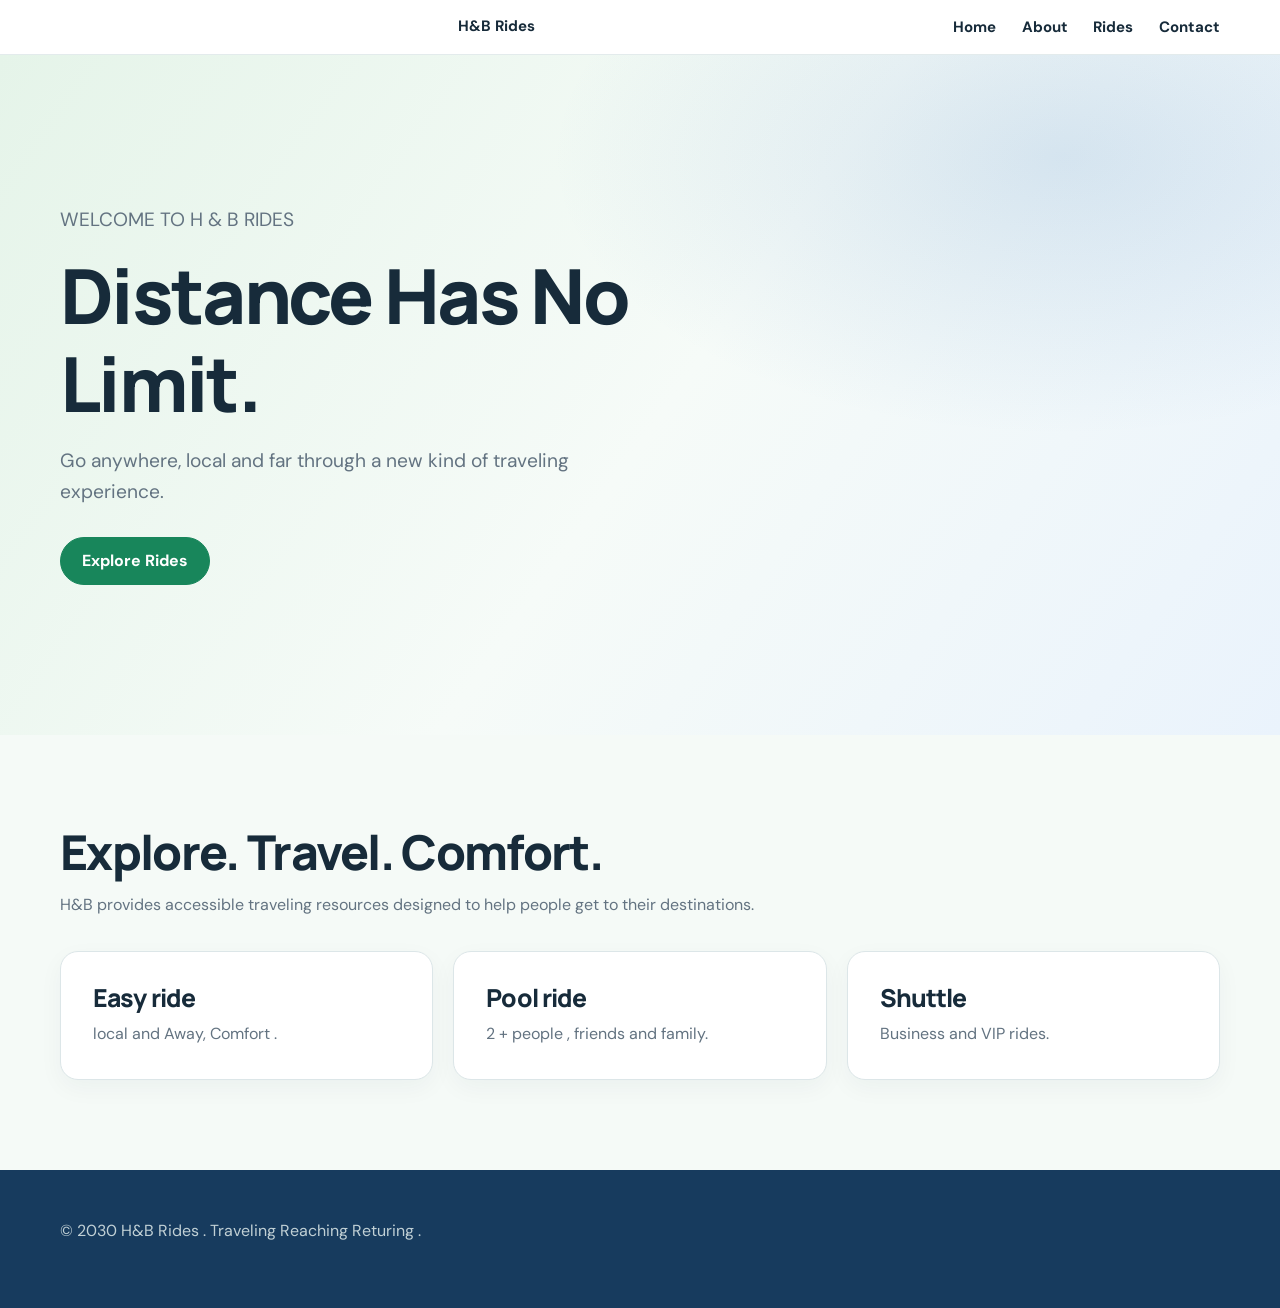
<file: index.html>
<!DOCTYPE html>
<html lang="en">
<head>
    <meta charset="UTF-8">
    <meta name="viewport" content="width=device-width, initial-scale=1.0">

    <title> H&B Rides | Home</title>

    <link rel="stylesheet" href="styles.css">
</head>

<body>

    <header>
        <nav class="navbar">

            <a href="index.html" class="logo">H&B Rides</a>

            <ul class="nav-links">
                <li><a href="index.html">Home</a></li>
                <li><a href="about.html">About</a></li>
                <li><a href="courses.html">Rides</a></li>
                <li><a href="contact.html">Contact</a></li>
            </ul>

        </nav>
    </header>


    <main>

        <section class="hero">

            <div class="hero-text">
                <p class="small-heading">WELCOME TO H & B RIDES </p>

                <h1>
                    Distance
                    <span>Has No Limit.</span>
                </h1>

                <p>
                    Go anywhere, local and far
                    through a new kind of traveling experience.
                </p>

                <a href="rides.html" class="button">
                    Explore Rides
                </a>
            </div>

        </section>


        <section class="section">

            <h2>Explore. Travel. Comfort.</h2>

            <p class="section-intro">
                H&B provides accessible traveling resources
                designed to help people get to their destinations.
            </p>


            <div class="cards">

                <div class="card">
                    <h3>Easy ride</h3>
                    <p>
                        local and Away, Comfort .
                    </p>
                </div>

                <div class="card">
                    <h3>Pool ride</h3>
                    <p>
                        2 + people , friends and family.
                    </p>
                </div>

                <div class="card">
                    <h3>Shuttle</h3>
                    <p>
                        Business and VIP rides.
                    </p>
                </div>

            </div>

        </section>

    </main>


    <footer>
        <p>© 2030 H&B Rides . Traveling Reaching Returing .</p>
    </footer>

</body>
</html>
</file>
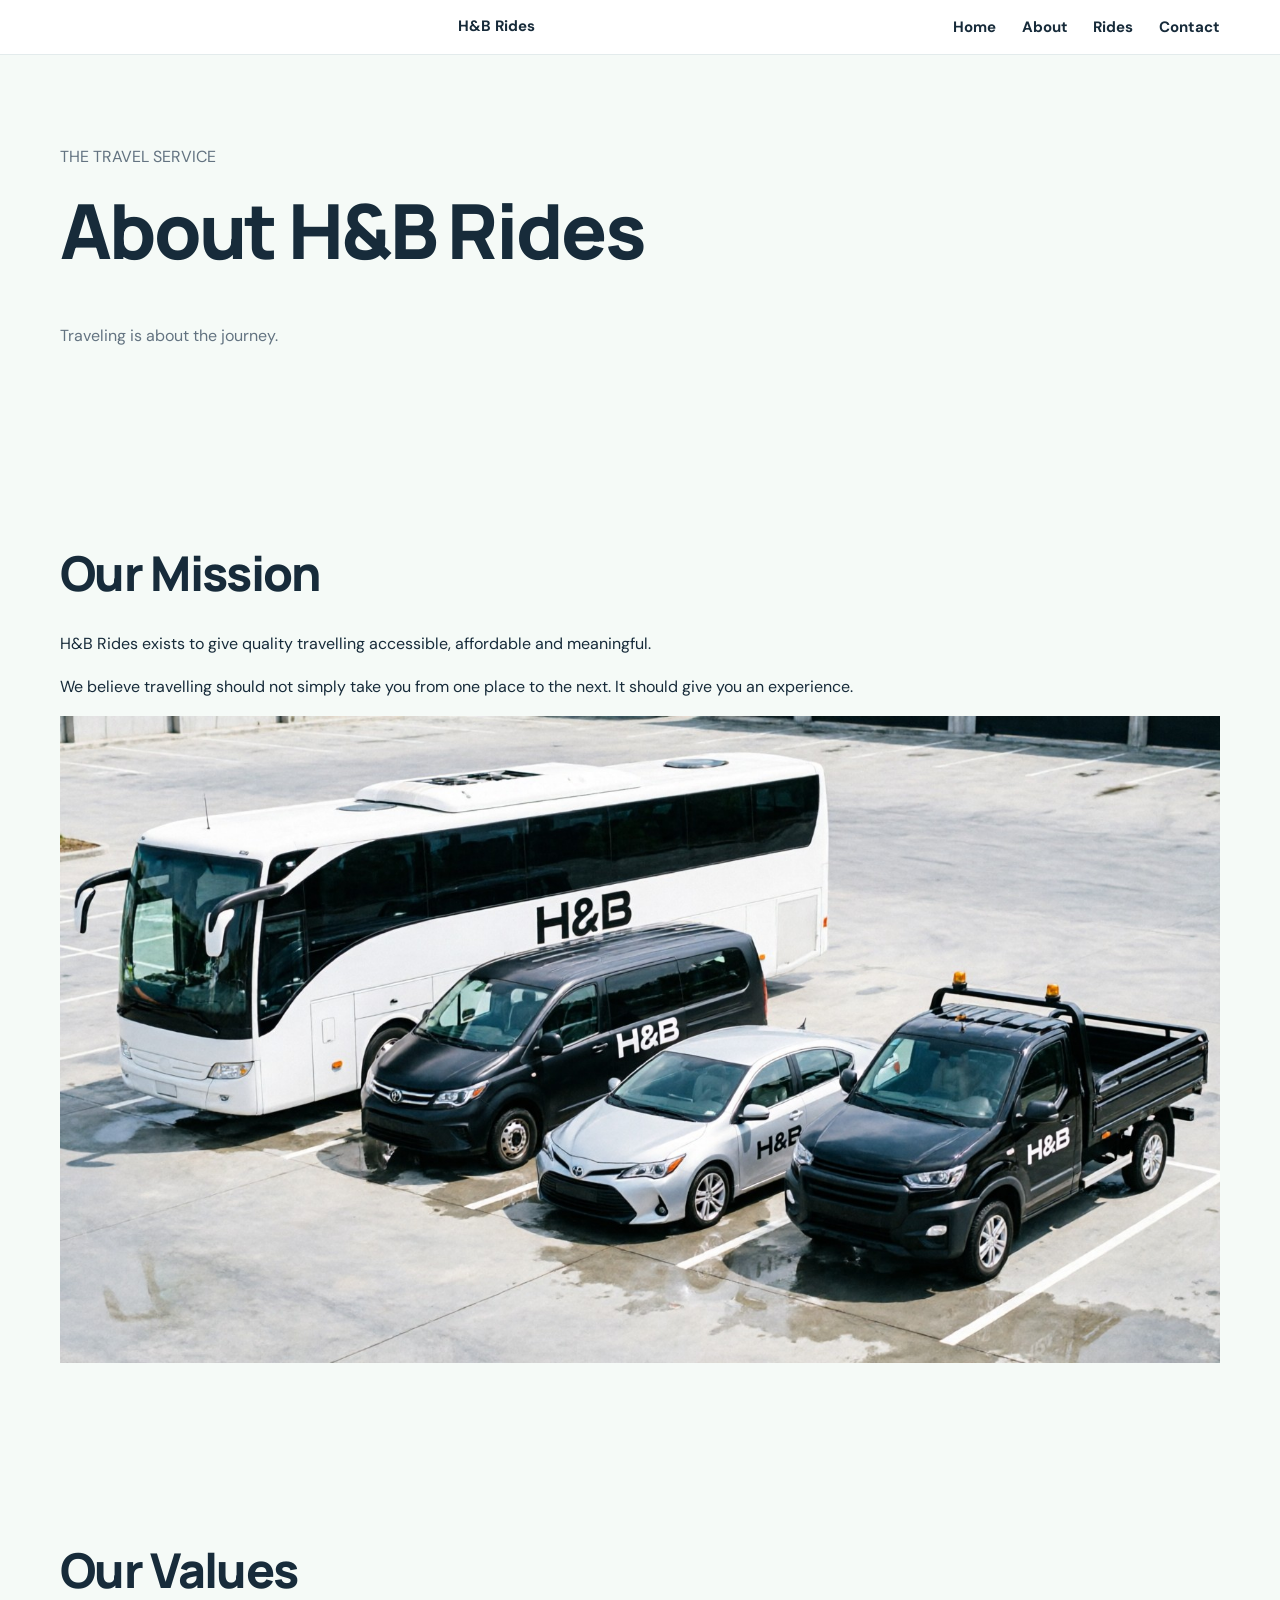
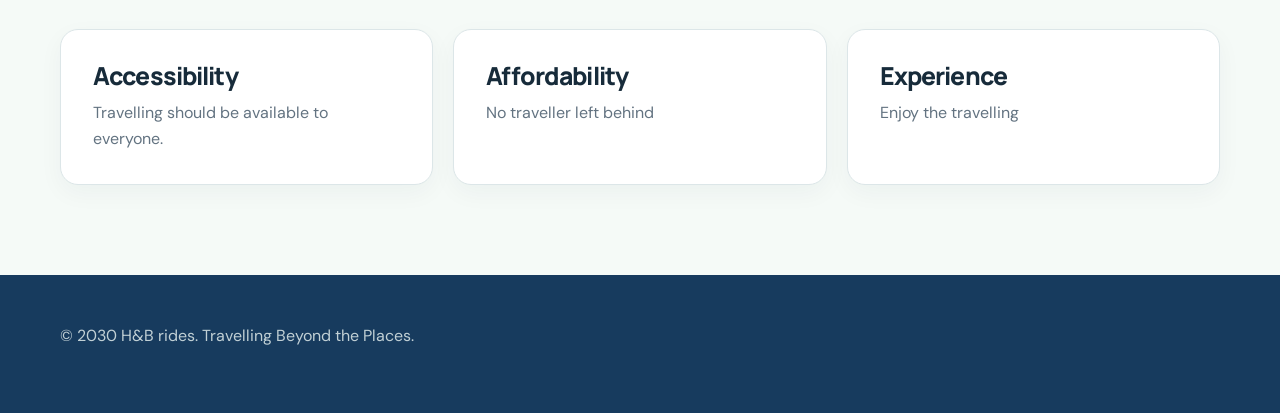
<file: about.html>
<!DOCTYPE html>
<html lang="en">
<head>
    <meta charset="UTF-8">
    <meta name="viewport" content="width=device-width, initial-scale=1.0">

    <title>H&B Rides | About</title>

    <link rel="stylesheet" href="styles.css">
</head>

<body>

    <header>
        <nav class="navbar">

            <a href="index.html" class="logo">H&B Rides</a>

            <ul class="nav-links">
                <li><a href="index.html">Home</a></li>
                <li><a href="about.html">About</a></li>
                <li><a href="rides.html">Rides</a></li>
                <li><a href="contact.html">Contact</a></li>
            </ul>

        </nav>
    </header>


    <main>

        <section class="page-heading">

            <p class="small-heading">THE TRAVEL SERVICE</p>

            <h1>About <span>H&B Rides</span></h1>

            <p>
                Traveling is about the journey.
            </p>

        </section>


        <section class="section about-section">

            <div class="about-text">

                <h2>Our Mission</h2>

                <p>
                    H&B Rides exists to give quality travelling
                    accessible, affordable and meaningful.
                </p>

                <p>
                    We believe travelling should not simply take you from one place to the next. It should give
                    you an experience.
                </p>

            </div>


            <div class="about-image">

                <img src="space.jpg" alt="Astronaut in space">

            </div>

        </section>


        <section class="section">

            <h2>Our Values</h2>

            <div class="cards">

                <div class="card">
                    <h3>Accessibility</h3>
                    <p>
                        Travelling should be available to everyone.
                    </p>
                </div>

                <div class="card">
                    <h3>Affordability</h3>
                    <p>
                        No traveller left behind
                    </p>
                </div>

                <div class="card">
                    <h3>Experience</h3>
                    <p>
                        Enjoy the travelling
                    </p>
                </div>

            </div>

        </section>

    </main>


    <footer>
        <p>© 2030 H&B rides. Travelling Beyond the Places.</p>
    </footer>

</body>
</html>
</file>
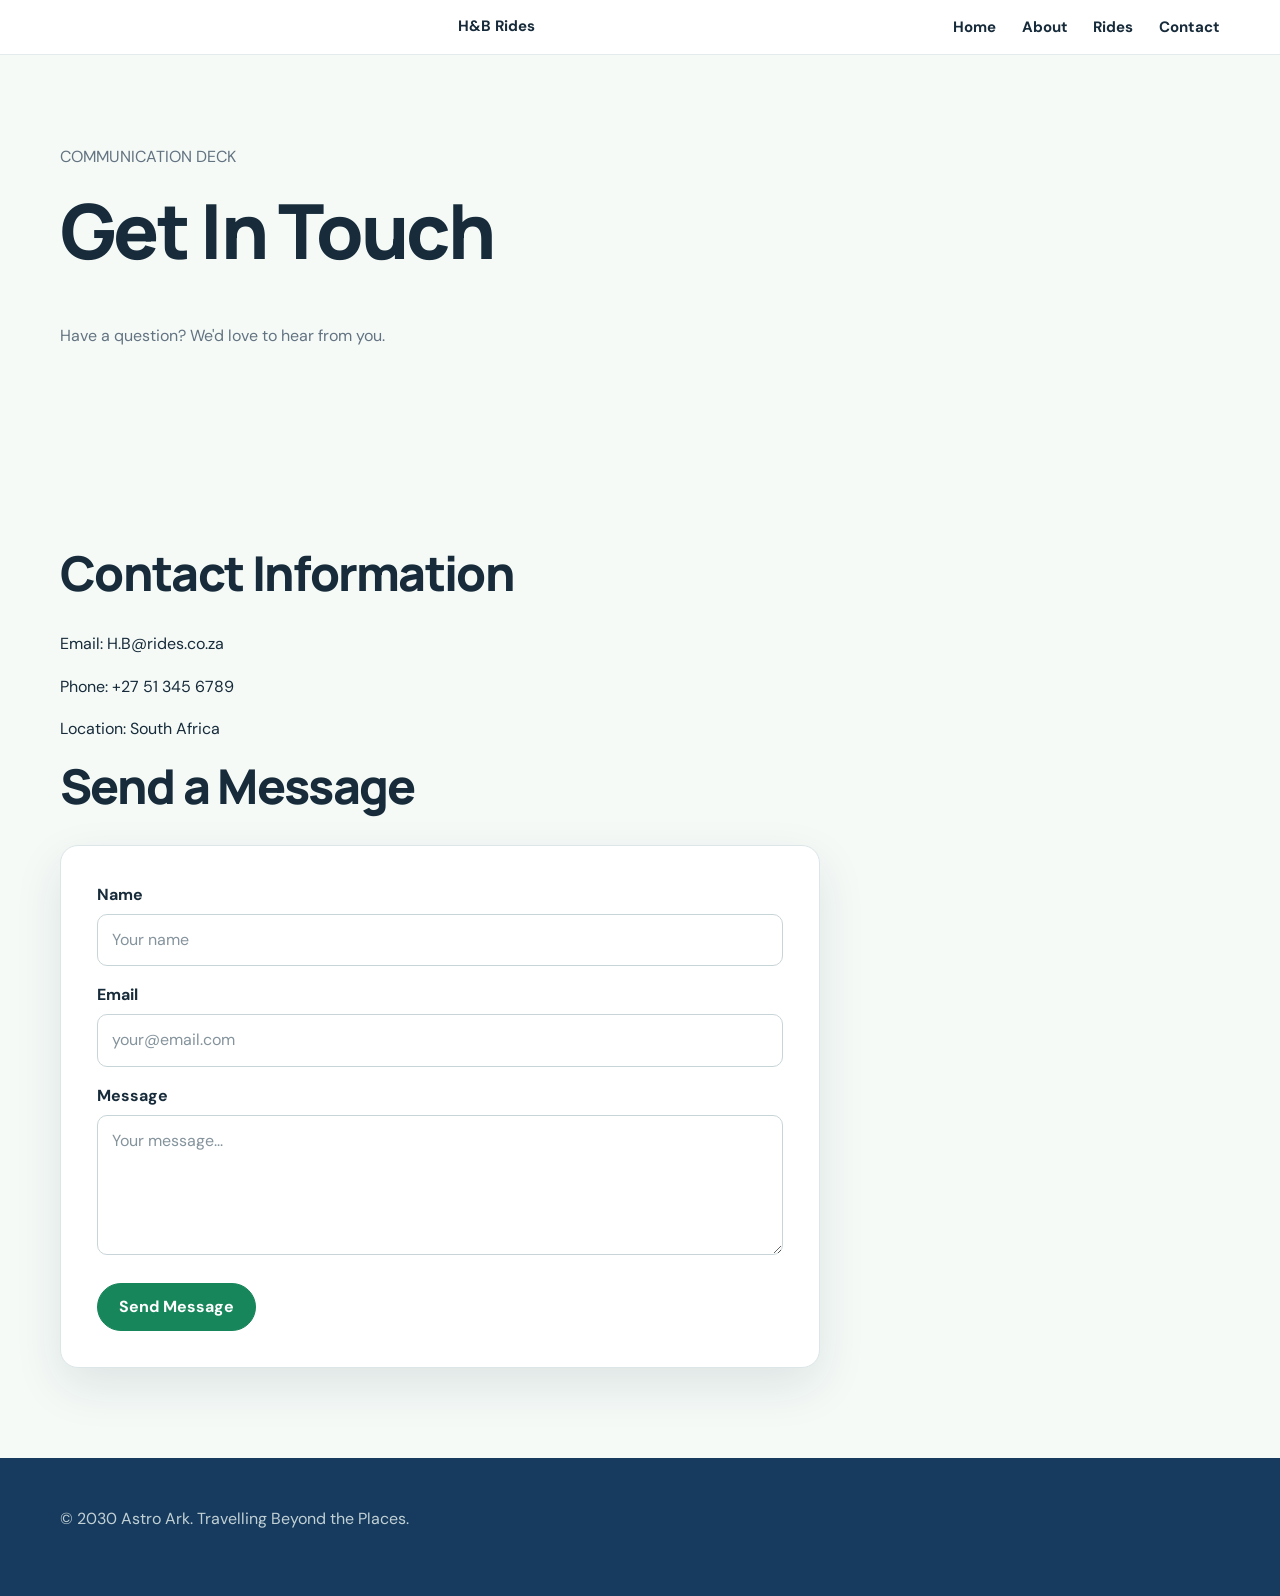
<file: contact.html>
<!DOCTYPE html>
<html lang="en">
<head>
    <meta charset="UTF-8">
    <meta name="viewport" content="width=device-width, initial-scale=1.0">

    <title>H&B Rides | Contact</title>

    <link rel="stylesheet" href="styles.css">
</head>

<body>

    <header>
        <nav class="navbar">

            <a href="index.html" class="logo">H&B Rides</a>

            <ul class="nav-links">
                <li><a href="index.html">Home</a></li>
                <li><a href="about.html">About</a></li>
                <li><a href="rides.html">Rides</a></li>
                <li><a href="contact.html">Contact</a></li>
            </ul>

        </nav>
    </header>


    <main>

        <section class="page-heading">

            <p class="small-heading">COMMUNICATION DECK</p>

            <h1>Get In <span>Touch</span></h1>

            <p>
                Have a question? We'd love to hear from you.
            </p>

        </section>


        <section class="section contact-section">

            <div>

                <h2>Contact Information</h2>

                <p>Email: H.B@rides.co.za</p>

                <p>Phone: +27 51 345 6789</p>

                <p>Location: South Africa</p>

            </div>


            <div>

                <h2>Send a Message</h2>

                <form>

                    <label>Name</label>
                    <input type="text" placeholder="Your name">

                    <label>Email</label>
                    <input type="email" placeholder="your@email.com">

                    <label>Message</label>
                    <textarea placeholder="Your message..."></textarea>

                    <button type="submit">
                        Send Message
                    </button>

                </form>

            </div>

        </section>

    </main>


    <footer>
        <p>© 2030 Astro Ark. Travelling Beyond the Places.</p>
    </footer>

</body>
</html>
</file>
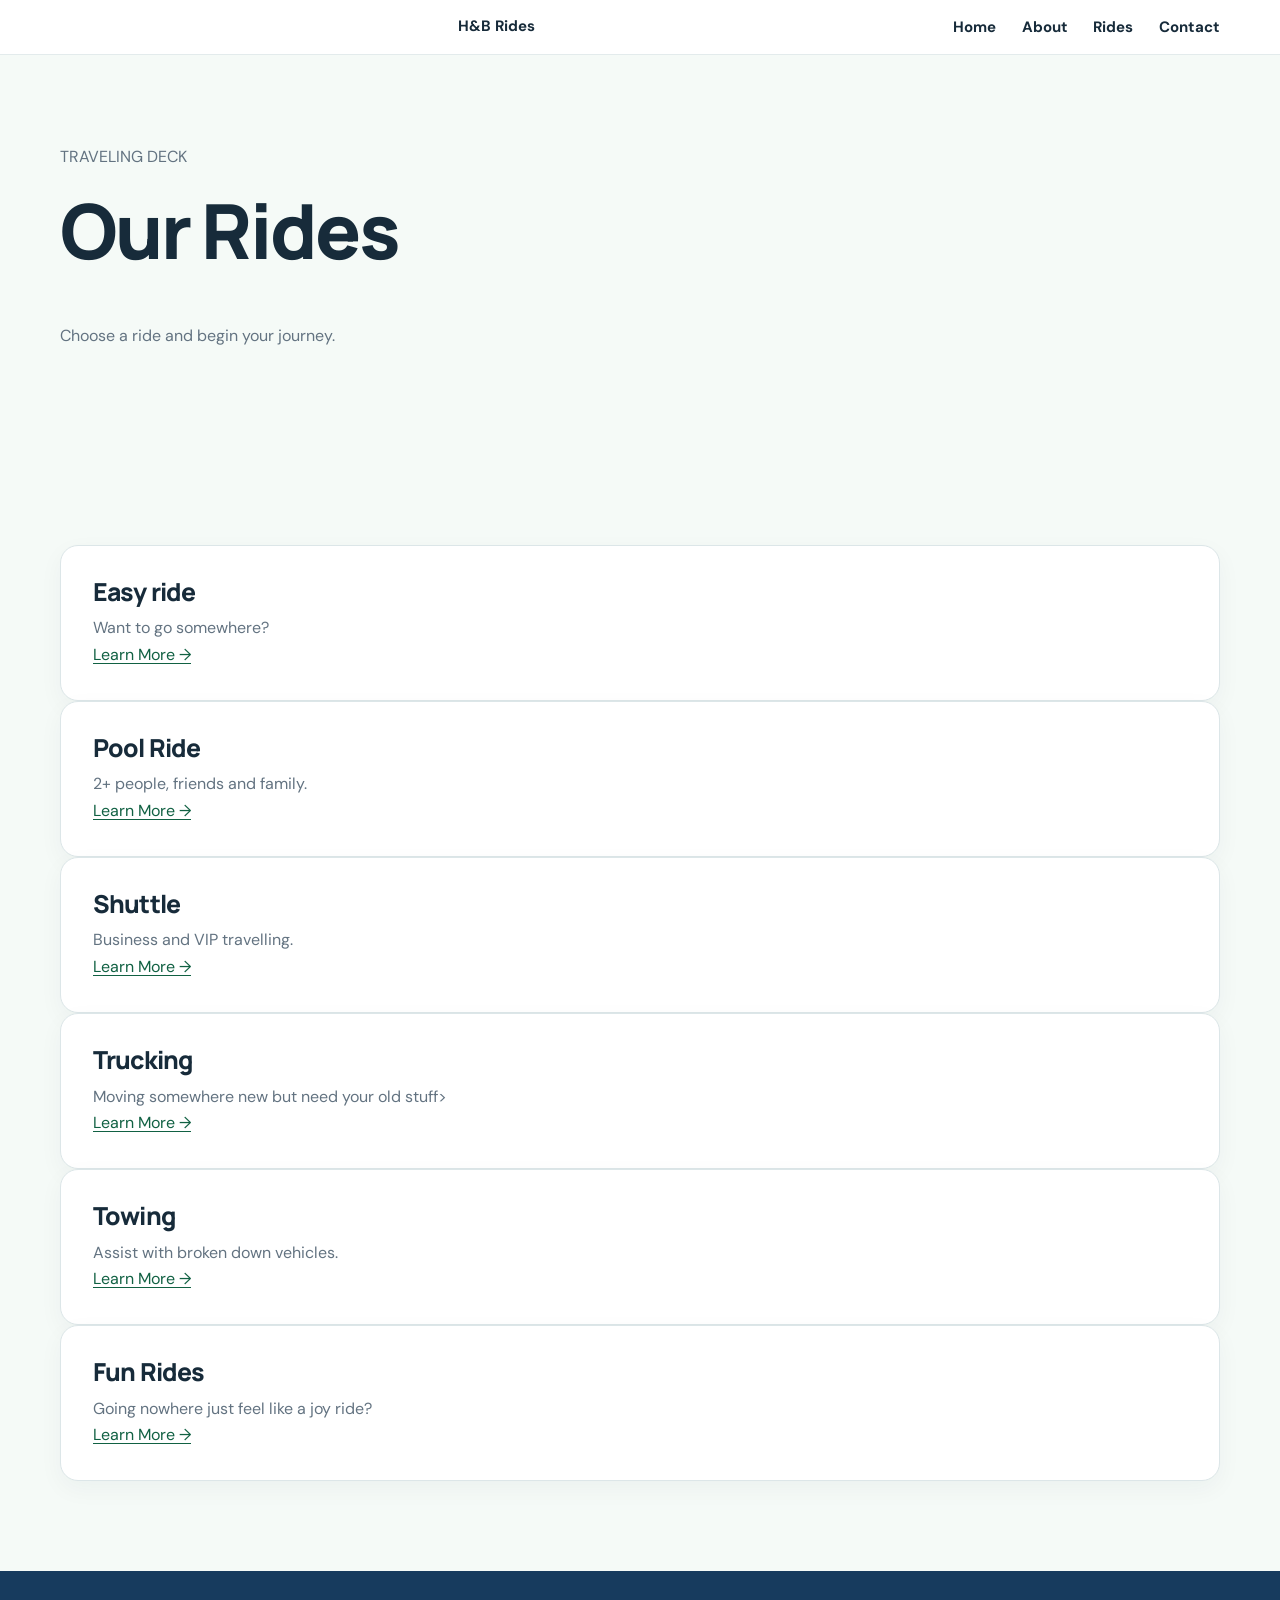
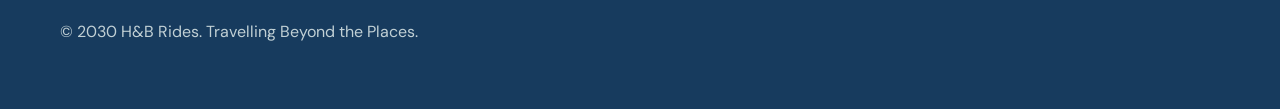
<file: rides.html>
<!DOCTYPE html>
<html lang="en">
<head>
    <meta charset="UTF-8">
    <meta name="viewport" content="width=device-width, initial-scale=1.0">

    <title>H&B Rides | Rides</title>

    <link rel="stylesheet" href="styles.css">
</head>

<body>

    <header>
        <nav class="navbar">

            <a href="index.html" class="logo">H&B Rides</a>

            <ul class="nav-links">
                <li><a href="index.html">Home</a></li>
                <li><a href="about.html">About</a></li>
                <li><a href="rides.html">Rides</a></li>
                <li><a href="contact.html">Contact</a></li>
            </ul>

        </nav>
    </header>


    <main>

        <section class="page-heading">

            <p class="small-heading">TRAVELING DECK</p>

            <h1>Our <span>Rides</span></h1>

            <p>
                Choose a ride and begin your journey.
            </p>

        </section>


        <section class="section">

            <div class="course-grid">

                <div class="card">
                    <h3>Easy ride</h3>
                    <p>
                        Want to go somewhere? 
                    </p>
                    <a href="#" class="text-link">Learn More →</a>
                </div>


                <div class="card">
                    <h3>Pool Ride</h3>
                    <p>
                        2+ people, friends and family.
                    </p>
                    <a href="#" class="text-link">Learn More →</a>
                </div>


                <div class="card">
                    <h3>Shuttle</h3>
                    <p>
                        Business and VIP travelling.
                    </p>
                    <a href="#" class="text-link">Learn More →</a>
                </div>


                <div class="card">
                    <h3>Trucking</h3>
                    <p>
                        Moving somewhere new but need your old stuff>
                    </p>
                    <a href="#" class="text-link">Learn More →</a>
                </div>


                <div class="card">
                    <h3>Towing</h3>
                    <p>
                        Assist with broken down vehicles.
                    </p>
                    <a href="#" class="text-link">Learn More →</a>
                </div>


                <div class="card">
                    <h3>Fun Rides</h3>
                    <p>
                        Going nowhere just feel like a joy ride?
                    </p>
                    <a href="#" class="text-link">Learn More →</a>
                </div>

            </div>

        </section>

    </main>


    <footer>
        <p>© 2030 H&B Rides. Travelling Beyond the Places.</p>
    </footer>

</body>
</html>
</file>
<file: styles.css>
/* H&B Rides — warm, confident travel styling */
@import url('https://fonts.googleapis.com/css2?family=DM+Sans:wght@400;500;600;700&family=Manrope:wght@500;600;700;800&display=swap');

:root {
  color-scheme: light;
  --ink: #172b3a;
  --muted: #637381;
  --brand: #18865b;
  --brand-dark: #116143;
  --brand-soft: #e7f4eb;
  --accent: #3979bd;
  --paper: #ffffff;
  --canvas: #f5faf7;
  --line: #dce6e8;
  --shadow: 0 18px 48px rgba(23, 43, 58, .10);
  --radius: 18px;
  --content: 1160px;
}

*, *::before, *::after { box-sizing: border-box; }
html { scroll-behavior: smooth; }

body {
  margin: 0;
  color: var(--ink);
  background: var(--canvas);
  font-family: 'DM Sans', 'Segoe UI', sans-serif;
  font-size: 16px;
  line-height: 1.65;
  -webkit-font-smoothing: antialiased;
}

img { display: block; max-width: 100%; height: auto; }
a { color: var(--brand-dark); text-decoration-thickness: .08em; text-underline-offset: .18em; }
a:hover { color: var(--brand); }
button, input, select, textarea { font: inherit; }
button, [type="submit"], [type="button"] { cursor: pointer; }
:focus-visible { outline: 3px solid var(--accent); outline-offset: 3px; }

h1, h2, h3, h4, h5, h6 {
  margin: 0 0 .65em;
  color: var(--ink);
  font-family: 'Manrope', 'Segoe UI', sans-serif;
  font-weight: 800;
  line-height: 1.15;
  letter-spacing: -.035em;
}

h1 { font-size: clamp(2.45rem, 6vw, 4.75rem); }
h2 { font-size: clamp(1.8rem, 4vw, 3rem); }
h3 { font-size: clamp(1.2rem, 2.2vw, 1.55rem); }
p { margin: 0 0 1rem; }

/* Shared page width and common site regions */
header, nav, main, footer, section, article, aside { min-width: 0; }
header, nav, footer { width: 100%; }

header {
  position: relative;
  z-index: 5;
  padding: .85rem max(1.25rem, calc((100% - var(--content)) / 2));
  background: var(--paper);
  border-bottom: 1px solid rgba(220, 230, 232, .8);
}

header > *, nav > *, footer > * {
  max-width: var(--content);
  margin-left: auto;
  margin-right: auto;
}

nav {
  display: flex;
  align-items: center;
  justify-content: space-between;
  gap: 1.25rem;
}

nav ul, .nav-links, .navigation, .navbar-nav {
  display: flex;
  align-items: center;
  gap: clamp(.75rem, 2vw, 1.75rem);
  padding: 0;
  margin: 0;
  list-style: none;
}

nav a, .nav-links a, .navigation a, .navbar-nav a {
  color: var(--ink);
  font-size: .94rem;
  font-weight: 700;
  text-decoration: none;
}

nav a:hover, .nav-links a:hover, .navigation a:hover, .navbar-nav a:hover {
  color: var(--brand);
}

main { overflow: clip; }

section {
  padding: clamp(3.5rem, 7vw, 6rem) max(1.25rem, calc((100% - var(--content)) / 2));
}

section > h2, section > h3, section > p { max-width: 760px; }
section > h2 { margin-bottom: .8rem; }
section > p { color: var(--muted); }

/* Hero: supports either a .hero section or a first-page banner */
.hero, .hero-section, .banner, .home-hero {
  position: relative;
  display: grid;
  grid-template-columns: minmax(0, 1.08fr) minmax(280px, .92fr);
  align-items: center;
  gap: clamp(2rem, 5vw, 5rem);
  min-height: min(680px, 78vh);
  padding-top: clamp(4rem, 9vw, 7.5rem);
  padding-bottom: clamp(4rem, 9vw, 7.5rem);
  background:
    radial-gradient(ellipse at 83% 15%, rgba(57, 121, 189, .16), transparent 34%),
    linear-gradient(125deg, #e5f4e9 0%, #f6fbf8 52%, #eaf3fc 100%);
}

.hero h1, .hero-section h1, .banner h1, .home-hero h1 {
  max-width: 760px;
  margin-bottom: 1.1rem;
}

.hero p, .hero-section p, .banner p, .home-hero p {
  max-width: 620px;
  color: var(--muted);
  font-size: clamp(1.05rem, 1.8vw, 1.2rem);
}

.hero img, .hero-section img, .banner img, .home-hero img {
  width: 100%;
  border-radius: 28px;
  box-shadow: var(--shadow);
  object-fit: cover;
}

.hero .button, .hero .btn, .hero a.button,
.hero-section .button, .hero-section .btn,
.banner .button, .banner .btn, .home-hero .button, .home-hero .btn {
  margin-top: .8rem;
}

/* Buttons and calls to action */
.button, .btn, button, input[type="submit"] {
  display: inline-flex;
  align-items: center;
  justify-content: center;
  min-height: 48px;
  padding: .78rem 1.3rem;
  border: 1px solid var(--brand);
  border-radius: 999px;
  background: var(--brand);
  color: #fff;
  font-weight: 700;
  line-height: 1.2;
  text-align: center;
  text-decoration: none;
  transition: transform .18s ease, background-color .18s ease, box-shadow .18s ease;
}

.button:hover, .btn:hover, button:hover, input[type="submit"]:hover {
  transform: translateY(-2px);
  background: var(--brand-dark);
  color: #fff;
  box-shadow: 0 10px 22px rgba(24, 134, 91, .2);
}

.button-secondary, .btn-secondary {
  border-color: var(--line);
  background: #fff;
  color: var(--ink);
}

.button-secondary:hover, .btn-secondary:hover {
  border-color: var(--brand);
  background: var(--brand-soft);
  color: var(--brand-dark);
}

/* Cards, service lists, and feature grids */
.cards, .card-grid, .services, .service-list, .features, .feature-grid {
  display: grid;
  grid-template-columns: repeat(3, minmax(0, 1fr));
  gap: 1.25rem;
  margin-top: 2rem;
}

.card, .service-card, .feature-card, article {
  padding: clamp(1.25rem, 3vw, 2rem);
  border: 1px solid var(--line);
  border-radius: var(--radius);
  background: var(--paper);
  box-shadow: 0 8px 24px rgba(23, 43, 58, .045);
}

.card h3, .service-card h3, .feature-card h3 { margin-bottom: .55rem; }
.card p, .service-card p, .feature-card p { margin-bottom: 0; color: var(--muted); }

.card img, .service-card img, .feature-card img {
  width: 100%;
  margin-bottom: 1rem;
  border-radius: 12px;
  object-fit: cover;
}

/* Booking/contact forms */
form, .booking-form, .contact-form {
  width: min(100%, 760px);
  padding: clamp(1.25rem, 4vw, 2.25rem);
  border: 1px solid var(--line);
  border-radius: var(--radius);
  background: var(--paper);
  box-shadow: var(--shadow);
}

label { display: block; margin-bottom: .35rem; color: var(--ink); font-weight: 700; }

input:not([type="submit"]):not([type="checkbox"]):not([type="radio"]),
select, textarea {
  width: 100%;
  min-height: 48px;
  margin: 0 0 1rem;
  padding: .75rem .9rem;
  border: 1px solid #c8d5d8;
  border-radius: 10px;
  background: #fff;
  color: var(--ink);
}

textarea { min-height: 140px; resize: vertical; }
input::placeholder, textarea::placeholder { color: #84939c; }

input:focus, select:focus, textarea:focus {
  border-color: var(--brand);
  outline: 3px solid rgba(24, 134, 91, .14);
}

form button, form .button, form .btn, form input[type="submit"] {
  margin-top: .25rem;
}

/* Footer */
footer {
  padding: 3rem max(1.25rem, calc((100% - var(--content)) / 2));
  background: #173b5e;
  color: #e8f0f2;
}

footer h2, footer h3, footer h4 { color: #fff; }
footer a { color: #bfe9e7; }
footer a:hover { color: #fff; }
footer p { color: #c1d0d5; }

@media (max-width: 800px) {
  header { padding-left: 1rem; padding-right: 1rem; }
  nav { align-items: flex-start; flex-wrap: wrap; }

  nav ul, .nav-links, .navigation, .navbar-nav {
    flex-wrap: wrap;
    gap: .65rem 1rem;
  }

  section { padding-left: 1.25rem; padding-right: 1.25rem; }

  .hero, .hero-section, .banner, .home-hero {
    grid-template-columns: 1fr;
    min-height: auto;
  }

  .hero img, .hero-section img, .banner img, .home-hero img {
    max-height: 360px;
  }

  .cards, .card-grid, .services, .service-list, .features, .feature-grid {
    grid-template-columns: repeat(2, minmax(0, 1fr));
  }
}

@media (max-width: 520px) {
  body { font-size: 15px; }

  .cards, .card-grid, .services, .service-list, .features, .feature-grid {
    grid-template-columns: 1fr;
  }

  .button, .btn { width: 100%; }
  form, .booking-form, .contact-form { padding: 1.15rem; }
}

@media (prefers-reduced-motion: reduce) {
  html { scroll-behavior: auto; }

  *, *::before, *::after {
    transition-duration: .01ms !important;
    animation-duration: .01ms !important;
  }
}
</file>
